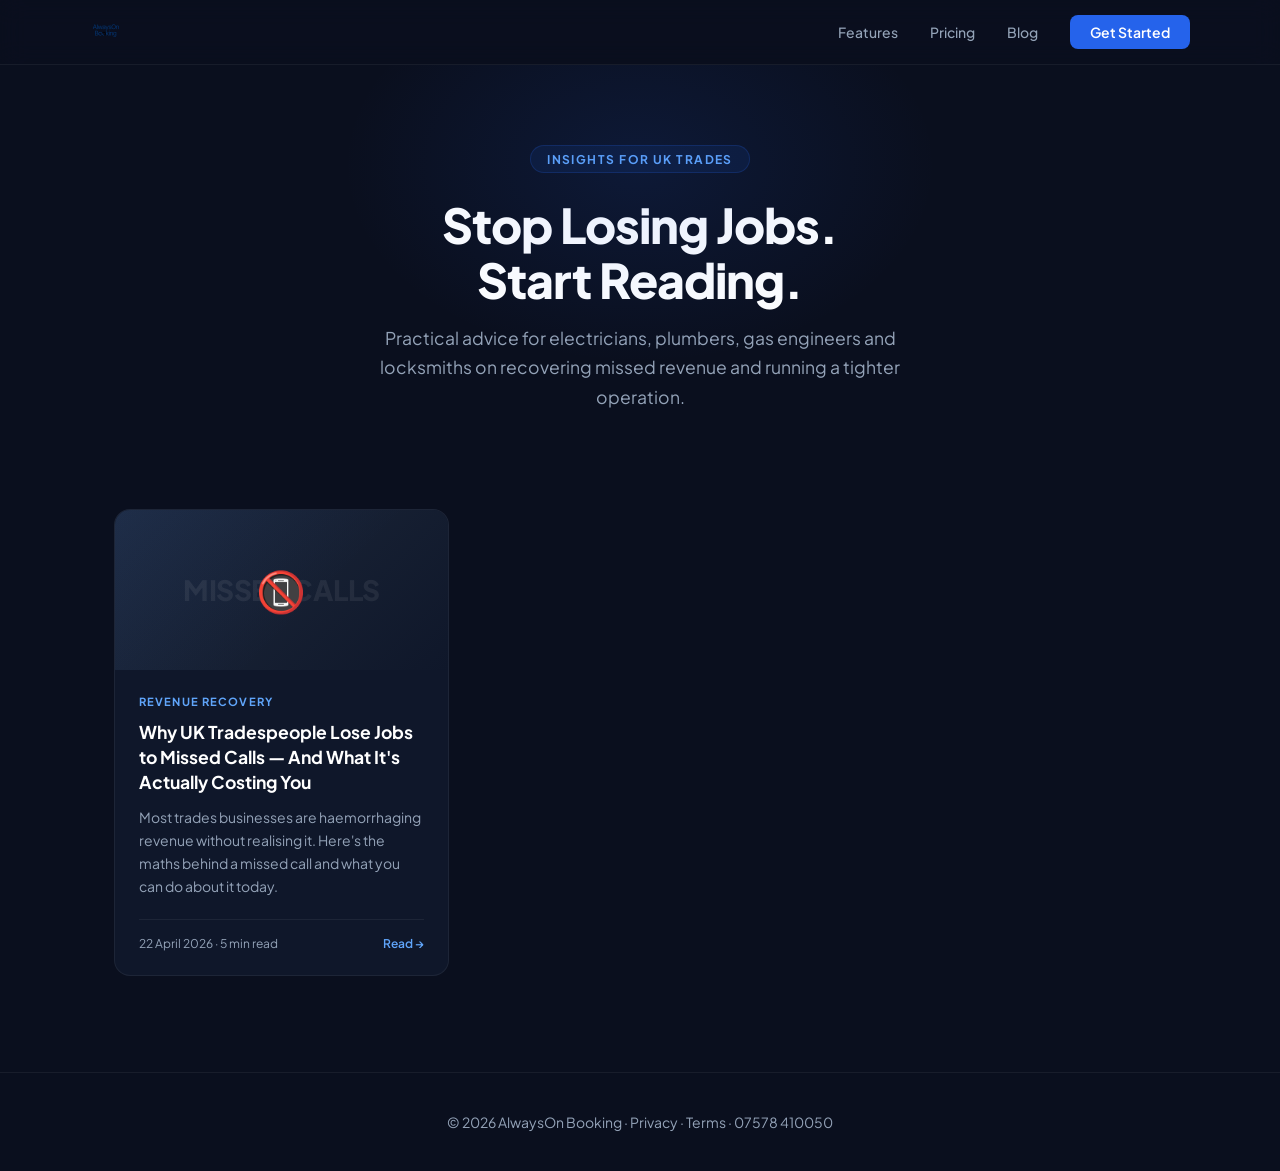
<file: blog/index.html>
<!DOCTYPE html>
<html lang="en">
<head>
  <meta charset="UTF-8" />
  <meta name="viewport" content="width=device-width, initial-scale=1.0" />
  <link rel="icon" type="image/png" href="/1.png" />
  <title>Blog | AlwaysOn Booking</title>
  <meta name="description" content="Insights for UK tradespeople on recovering lost revenue, handling missed calls, and growing your trades business." />
  <link rel="preconnect" href="https://fonts.googleapis.com">
  <link href="https://fonts.googleapis.com/css2?family=Plus+Jakarta+Sans:wght@400;500;600;700;800&display=swap" rel="stylesheet">
  <style>
    *, *::before, *::after { box-sizing: border-box; margin: 0; padding: 0; }
    :root {
      --slate-950: #0a0f1e; --slate-900: #0f172a; --slate-800: #1e293b;
      --slate-700: #334155; --slate-400: #94a3b8; --slate-300: #cbd5e1;
      --white: #ffffff; --blue-600: #2563eb; --blue-400: #60a5fa; --emerald-500: #10b981;
    }
    body { font-family: 'Plus Jakarta Sans', sans-serif; background-color: var(--slate-950); color: var(--white); min-height: 100vh; }
    nav { position: sticky; top: 0; z-index: 50; background: rgba(10,15,30,0.9); backdrop-filter: blur(12px); border-bottom: 1px solid rgba(255,255,255,0.06); padding: 0 1.5rem; }
    .nav-inner { max-width: 1100px; margin: 0 auto; display: flex; align-items: center; justify-content: space-between; height: 64px; }
    .nav-logo img { height: 32px; }
    .nav-links { display: flex; gap: 2rem; align-items: center; }
    .nav-links a { color: var(--slate-400); text-decoration: none; font-size: 0.875rem; font-weight: 500; transition: color 0.2s; }
    .nav-links a:hover { color: var(--white); }
    .nav-cta { background: var(--blue-600); color: var(--white) !important; padding: 0.5rem 1.25rem; border-radius: 8px; font-weight: 600 !important; }
    .nav-cta:hover { background: #1d4ed8; }
    .blog-hero { padding: 5rem 1.5rem 3rem; text-align: center; position: relative; overflow: hidden; }
    .blog-hero::before { content: ''; position: absolute; top: -100px; left: 50%; transform: translateX(-50%); width: 600px; height: 400px; background: radial-gradient(ellipse, rgba(37,99,235,0.12) 0%, transparent 70%); pointer-events: none; }
    .blog-hero-label { display: inline-block; font-size: 0.75rem; font-weight: 700; letter-spacing: 0.12em; text-transform: uppercase; color: var(--blue-400); background: rgba(37,99,235,0.1); border: 1px solid rgba(37,99,235,0.2); padding: 0.35rem 1rem; border-radius: 100px; margin-bottom: 1.5rem; }
    .blog-hero h1 { font-size: clamp(2rem, 5vw, 3rem); font-weight: 800; color: var(--white); line-height: 1.15; margin-bottom: 1rem; letter-spacing: -0.02em; }
    .blog-hero p { color: var(--slate-400); font-size: 1.1rem; max-width: 520px; margin: 0 auto; line-height: 1.7; }
    .posts-section { padding: 3rem 1.5rem 6rem; max-width: 1100px; margin: 0 auto; }
    .posts-grid { display: grid; grid-template-columns: repeat(auto-fill, minmax(320px, 1fr)); gap: 1.5rem; }
    .post-card { background: var(--slate-900); border: 1px solid rgba(255,255,255,0.06); border-radius: 16px; overflow: hidden; text-decoration: none; color: var(--white); transition: transform 0.2s, border-color 0.2s, box-shadow 0.2s; display: block; }
    .post-card:hover { transform: translateY(-3px); border-color: rgba(37,99,235,0.3); box-shadow: 0 20px 40px rgba(0,0,0,0.3); }
    .post-card-banner { background: linear-gradient(135deg, var(--slate-800) 0%, var(--slate-900) 100%); height: 160px; display: flex; align-items: center; justify-content: center; padding: 1.5rem; position: relative; overflow: hidden; }
    .post-card-banner::after { content: ''; position: absolute; inset: 0; background: linear-gradient(135deg, rgba(37,99,235,0.08) 0%, transparent 60%); }
    .post-card-banner-text { font-size: 1.75rem; font-weight: 800; color: rgba(255,255,255,0.07); text-align: center; line-height: 1.2; letter-spacing: -0.02em; position: relative; z-index: 1; }
    .post-card-icon { font-size: 2.5rem; position: absolute; z-index: 2; }
    .post-card-body { padding: 1.5rem; }
    .post-card-tag { font-size: 0.7rem; font-weight: 700; letter-spacing: 0.1em; text-transform: uppercase; color: var(--blue-400); margin-bottom: 0.75rem; }
    .post-card h2 { font-size: 1.1rem; font-weight: 700; line-height: 1.4; margin-bottom: 0.75rem; color: var(--white); }
    .post-card p { font-size: 0.875rem; color: var(--slate-400); line-height: 1.65; margin-bottom: 1.25rem; }
    .post-card-meta { display: flex; align-items: center; justify-content: space-between; font-size: 0.75rem; color: var(--slate-400); border-top: 1px solid rgba(255,255,255,0.06); padding-top: 1rem; }
    .post-card-read { color: var(--blue-400); font-weight: 600; display: flex; align-items: center; gap: 0.25rem; }
    footer { border-top: 1px solid rgba(255,255,255,0.06); padding: 2.5rem 1.5rem; text-align: center; }
    footer p { color: var(--slate-400); font-size: 0.875rem; }
    footer a { color: var(--slate-400); text-decoration: none; }
    footer a:hover { color: var(--white); }
    @media (max-width: 640px) { .nav-links { display: none; } .posts-grid { grid-template-columns: 1fr; } }
  </style>
</head>
<body>
  <nav>
    <div class="nav-inner">
      <a href="/" class="nav-logo"><img src="/2.png" alt="AlwaysOn Booking" /></a>
      <div class="nav-links">
        <a href="/#features">Features</a>
        <a href="/#pricing">Pricing</a>
        <a href="/blog">Blog</a>
        <a href="/#get-started" class="nav-cta">Get Started</a>
      </div>
    </div>
  </nav>
  <section class="blog-hero">
    <div class="blog-hero-label">Insights for UK Trades</div>
    <h1>Stop Losing Jobs.<br>Start Reading.</h1>
    <p>Practical advice for electricians, plumbers, gas engineers and locksmiths on recovering missed revenue and running a tighter operation.</p>
  </section>
  <section class="posts-section">
    <div class="posts-grid">
      <a href="/blog/why-tradespeople-lose-jobs-to-missed-calls.html" class="post-card">
        <div class="post-card-banner">
          <div class="post-card-banner-text">MISSED CALLS</div>
          <span class="post-card-icon">📵</span>
        </div>
        <div class="post-card-body">
          <div class="post-card-tag">Revenue Recovery</div>
          <h2>Why UK Tradespeople Lose Jobs to Missed Calls — And What It's Actually Costing You</h2>
          <p>Most trades businesses are haemorrhaging revenue without realising it. Here's the maths behind a missed call and what you can do about it today.</p>
          <div class="post-card-meta">
            <span>22 April 2026 · 5 min read</span>
            <span class="post-card-read">Read →</span>
          </div>
        </div>
      </a>
    </div>
  </section>
  <footer>
    <p>© 2026 AlwaysOn Booking · <a href="/privacy-policy.html">Privacy</a> · <a href="/terms-of-service.html">Terms</a> · <a href="tel:07578410050">07578 410050</a></p>
  </footer>
</body>
</html>
</file>
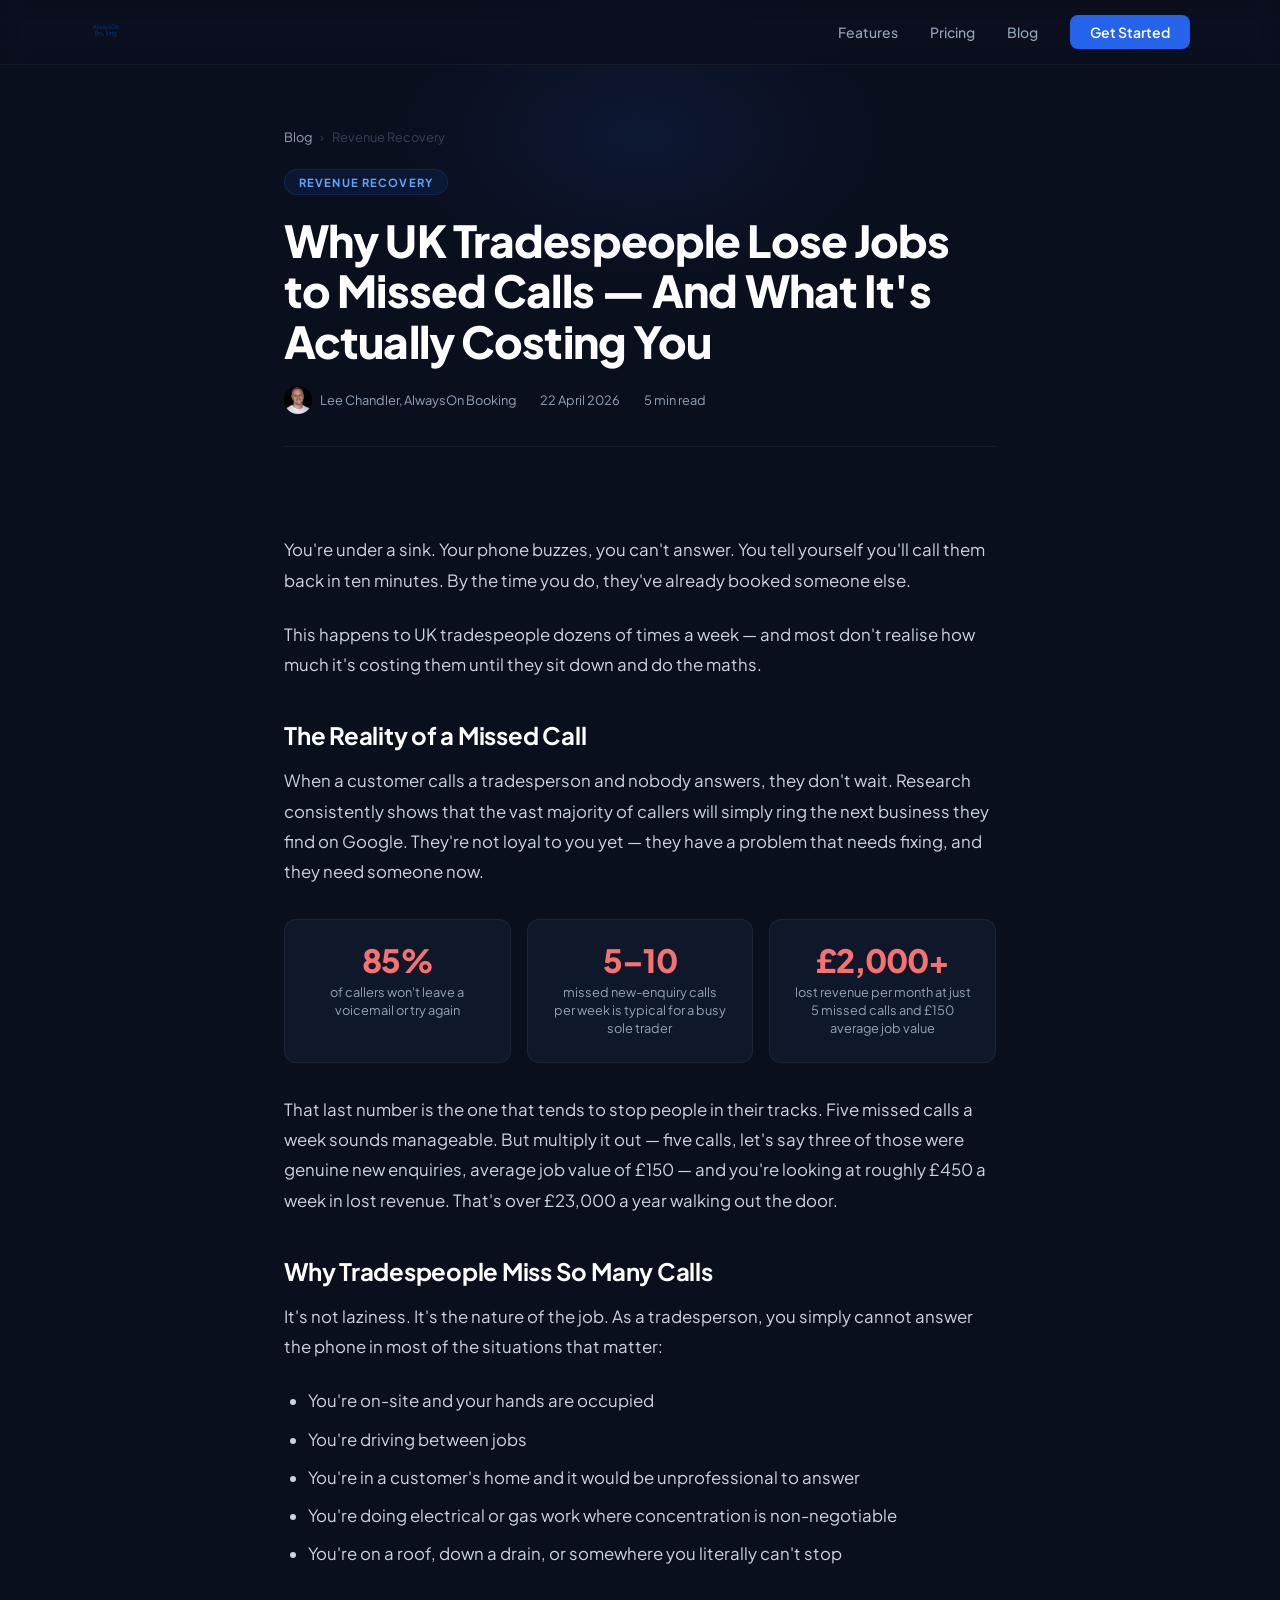
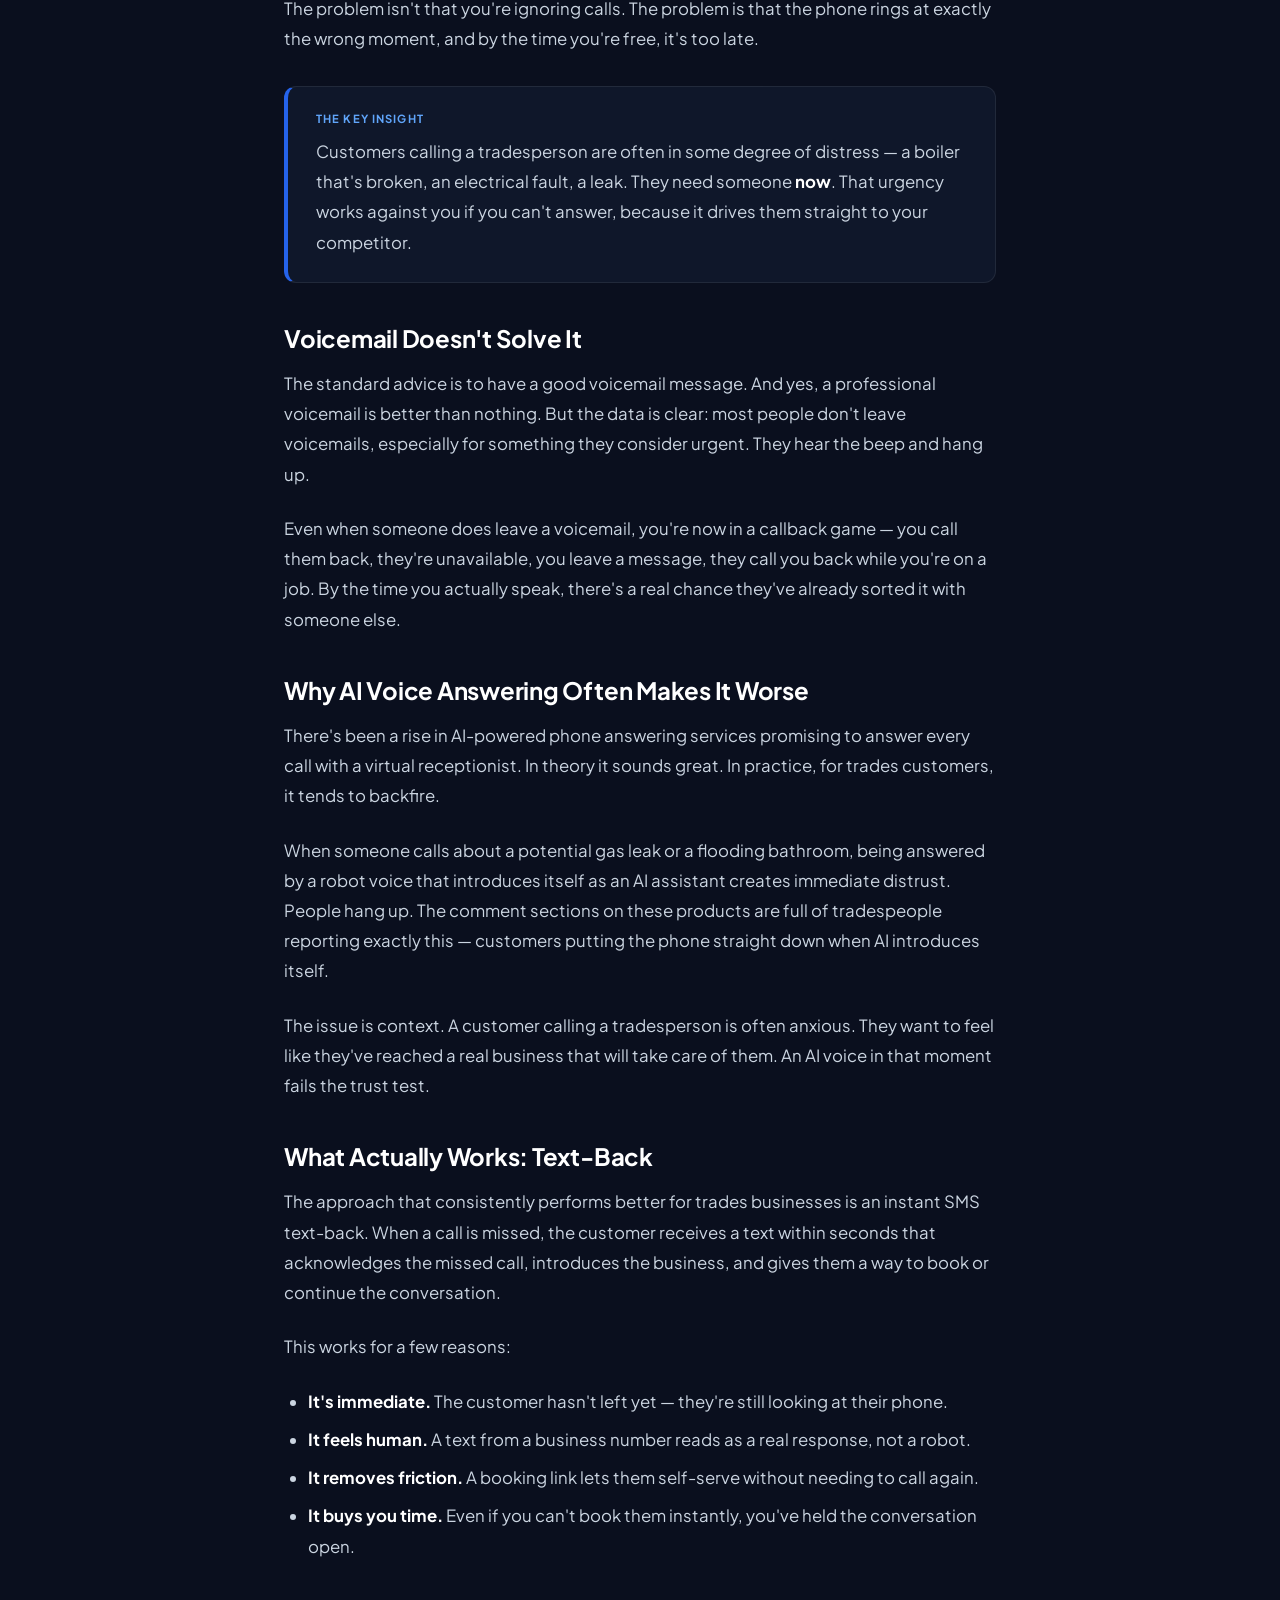
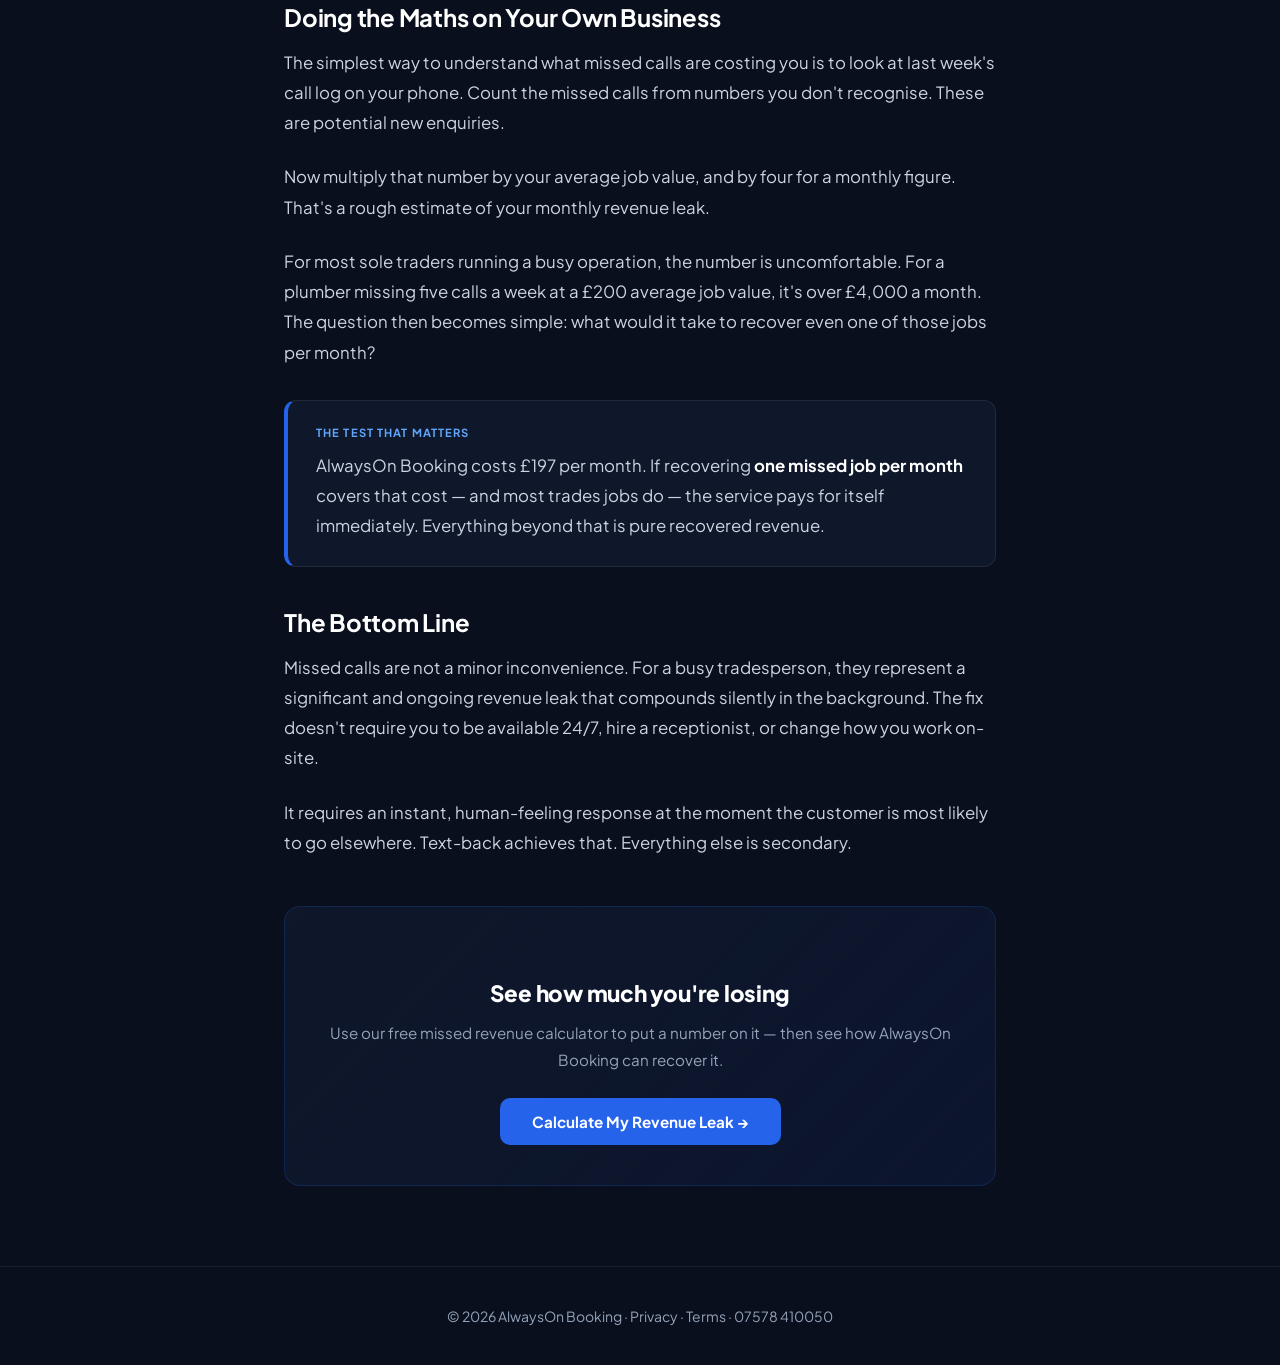
<file: blog/why-tradespeople-lose-jobs-to-missed-calls.html>
<!DOCTYPE html>
<html lang="en">
<head>
  <meta charset="UTF-8" />
  <meta name="viewport" content="width=device-width, initial-scale=1.0" />
  <link rel="icon" type="image/png" href="/1.png" />
  <title>Why UK Tradespeople Lose Jobs to Missed Calls | AlwaysOn Booking</title>
  <meta name="description" content="Most UK tradespeople are losing £2,000–£5,000 a month to missed calls without realising it. Here's the maths and what to do about it." />
  <link rel="preconnect" href="https://fonts.googleapis.com">
  <link href="https://fonts.googleapis.com/css2?family=Plus+Jakarta+Sans:wght@400;500;600;700;800&display=swap" rel="stylesheet">
  <style>
    *, *::before, *::after { box-sizing: border-box; margin: 0; padding: 0; }
    :root {
      --slate-950: #0a0f1e; --slate-900: #0f172a; --slate-800: #1e293b;
      --slate-700: #334155; --slate-400: #94a3b8; --slate-300: #cbd5e1;
      --white: #ffffff; --blue-600: #2563eb; --blue-400: #60a5fa; --emerald-500: #10b981;
    }
    body { font-family: 'Plus Jakarta Sans', sans-serif; background-color: var(--slate-950); color: var(--white); min-height: 100vh; }
    nav { position: sticky; top: 0; z-index: 50; background: rgba(10,15,30,0.9); backdrop-filter: blur(12px); border-bottom: 1px solid rgba(255,255,255,0.06); padding: 0 1.5rem; }
    .nav-inner { max-width: 1100px; margin: 0 auto; display: flex; align-items: center; justify-content: space-between; height: 64px; }
    .nav-logo img { height: 32px; }
    .nav-links { display: flex; gap: 2rem; align-items: center; }
    .nav-links a { color: var(--slate-400); text-decoration: none; font-size: 0.875rem; font-weight: 500; transition: color 0.2s; }
    .nav-links a:hover { color: var(--white); }
    .nav-cta { background: var(--blue-600); color: var(--white) !important; padding: 0.5rem 1.25rem; border-radius: 8px; font-weight: 600 !important; }
    .nav-cta:hover { background: #1d4ed8; }
    .article-header { padding: 4rem 1.5rem 3rem; max-width: 760px; margin: 0 auto; position: relative; }
    .article-header::before { content: ''; position: absolute; top: -80px; left: 50%; transform: translateX(-50%); width: 500px; height: 300px; background: radial-gradient(ellipse, rgba(37,99,235,0.1) 0%, transparent 70%); pointer-events: none; }
    .breadcrumb { display: flex; align-items: center; gap: 0.5rem; font-size: 0.8rem; color: var(--slate-400); margin-bottom: 1.5rem; }
    .breadcrumb a { color: var(--slate-400); text-decoration: none; }
    .breadcrumb a:hover { color: var(--white); }
    .breadcrumb span { color: var(--slate-700); }
    .article-tag { display: inline-block; font-size: 0.7rem; font-weight: 700; letter-spacing: 0.1em; text-transform: uppercase; color: var(--blue-400); background: rgba(37,99,235,0.1); border: 1px solid rgba(37,99,235,0.2); padding: 0.3rem 0.875rem; border-radius: 100px; margin-bottom: 1.25rem; }
    .article-header h1 { font-size: clamp(1.75rem, 4vw, 2.75rem); font-weight: 800; line-height: 1.15; letter-spacing: -0.02em; margin-bottom: 1.25rem; color: var(--white); }
    .article-meta { display: flex; align-items: center; gap: 1.5rem; font-size: 0.8rem; color: var(--slate-400); padding-bottom: 2rem; border-bottom: 1px solid rgba(255,255,255,0.06); flex-wrap: wrap; }
    .article-meta-author { display: flex; align-items: center; gap: 0.5rem; }
    .article-meta-author img { width: 28px; height: 28px; border-radius: 50%; object-fit: cover; }
    .article-body { max-width: 760px; margin: 0 auto; padding: 2.5rem 1.5rem 5rem; }
    .article-body p { color: var(--slate-300); font-size: 1.05rem; line-height: 1.8; margin-bottom: 1.5rem; }
    .article-body h2 { font-size: 1.5rem; font-weight: 700; color: var(--white); margin: 2.5rem 0 1rem; letter-spacing: -0.01em; }
    .article-body h3 { font-size: 1.15rem; font-weight: 700; color: var(--white); margin: 2rem 0 0.75rem; }
    .article-body ul, .article-body ol { padding-left: 1.5rem; margin-bottom: 1.5rem; }
    .article-body li { color: var(--slate-300); font-size: 1.05rem; line-height: 1.8; margin-bottom: 0.5rem; }
    .article-body strong { color: var(--white); font-weight: 700; }
    .callout { background: var(--slate-900); border: 1px solid rgba(255,255,255,0.08); border-left: 4px solid var(--blue-600); border-radius: 12px; padding: 1.5rem 1.75rem; margin: 2rem 0; }
    .callout p { margin-bottom: 0; }
    .callout-label { font-size: 0.7rem; font-weight: 700; letter-spacing: 0.1em; text-transform: uppercase; color: var(--blue-400); margin-bottom: 0.75rem; }
    .stat-grid { display: grid; grid-template-columns: repeat(auto-fit, minmax(180px, 1fr)); gap: 1rem; margin: 2rem 0; }
    .stat-box { background: var(--slate-900); border: 1px solid rgba(255,255,255,0.06); border-radius: 12px; padding: 1.5rem; text-align: center; }
    .stat-box .stat-number { font-size: 2rem; font-weight: 800; color: var(--white); letter-spacing: -0.03em; line-height: 1; margin-bottom: 0.5rem; }
    .stat-box .stat-number.red { color: #f87171; }
    .stat-box .stat-label { font-size: 0.8rem; color: var(--slate-400); line-height: 1.4; }
    .article-cta { background: linear-gradient(135deg, var(--slate-900) 0%, rgba(37,99,235,0.08) 100%); border: 1px solid rgba(37,99,235,0.2); border-radius: 16px; padding: 2.5rem; text-align: center; margin-top: 3rem; }
    .article-cta h3 { font-size: 1.4rem; font-weight: 800; margin-bottom: 0.75rem; letter-spacing: -0.01em; }
    .article-cta p { color: var(--slate-400); margin-bottom: 1.5rem; font-size: 0.95rem; }
    .cta-btn { display: inline-block; background: var(--blue-600); color: var(--white); text-decoration: none; padding: 0.875rem 2rem; border-radius: 10px; font-weight: 700; font-size: 0.95rem; transition: background 0.2s, transform 0.2s; }
    .cta-btn:hover { background: #1d4ed8; transform: translateY(-1px); }
    footer { border-top: 1px solid rgba(255,255,255,0.06); padding: 2.5rem 1.5rem; text-align: center; }
    footer p { color: var(--slate-400); font-size: 0.875rem; }
    footer a { color: var(--slate-400); text-decoration: none; }
    footer a:hover { color: var(--white); }
    @media (max-width: 640px) { .nav-links { display: none; } .stat-grid { grid-template-columns: 1fr 1fr; } }
  </style>
</head>
<body>
  <nav>
    <div class="nav-inner">
      <a href="/" class="nav-logo"><img src="/2.png" alt="AlwaysOn Booking" /></a>
      <div class="nav-links">
        <a href="/#features">Features</a>
        <a href="/#pricing">Pricing</a>
        <a href="/blog">Blog</a>
        <a href="/#get-started" class="nav-cta">Get Started</a>
      </div>
    </div>
  </nav>
  <header class="article-header">
    <div class="breadcrumb">
      <a href="/blog">Blog</a>
      <span>›</span>
      <span>Revenue Recovery</span>
    </div>
    <div class="article-tag">Revenue Recovery</div>
    <h1>Why UK Tradespeople Lose Jobs to Missed Calls — And What It's Actually Costing You</h1>
    <div class="article-meta">
      <div class="article-meta-author">
        <img src="/lee.jpg" alt="Lee" />
        <span>Lee Chandler, AlwaysOn Booking</span>
      </div>
      <span>22 April 2026</span>
      <span>5 min read</span>
    </div>
  </header>
  <article class="article-body">
    <p>You're under a sink. Your phone buzzes, you can't answer. You tell yourself you'll call them back in ten minutes. By the time you do, they've already booked someone else.</p>
    <p>This happens to UK tradespeople dozens of times a week — and most don't realise how much it's costing them until they sit down and do the maths.</p>
    <h2>The Reality of a Missed Call</h2>
    <p>When a customer calls a tradesperson and nobody answers, they don't wait. Research consistently shows that the vast majority of callers will simply ring the next business they find on Google. They're not loyal to you yet — they have a problem that needs fixing, and they need someone now.</p>
    <div class="stat-grid">
      <div class="stat-box"><div class="stat-number red">85%</div><div class="stat-label">of callers won't leave a voicemail or try again</div></div>
      <div class="stat-box"><div class="stat-number red">5–10</div><div class="stat-label">missed new-enquiry calls per week is typical for a busy sole trader</div></div>
      <div class="stat-box"><div class="stat-number red">£2,000+</div><div class="stat-label">lost revenue per month at just 5 missed calls and £150 average job value</div></div>
    </div>
    <p>That last number is the one that tends to stop people in their tracks. Five missed calls a week sounds manageable. But multiply it out — five calls, let's say three of those were genuine new enquiries, average job value of £150 — and you're looking at roughly £450 a week in lost revenue. That's over £23,000 a year walking out the door.</p>
    <h2>Why Tradespeople Miss So Many Calls</h2>
    <p>It's not laziness. It's the nature of the job. As a tradesperson, you simply cannot answer the phone in most of the situations that matter:</p>
    <ul>
      <li>You're on-site and your hands are occupied</li>
      <li>You're driving between jobs</li>
      <li>You're in a customer's home and it would be unprofessional to answer</li>
      <li>You're doing electrical or gas work where concentration is non-negotiable</li>
      <li>You're on a roof, down a drain, or somewhere you literally can't stop</li>
    </ul>
    <p>The problem isn't that you're ignoring calls. The problem is that the phone rings at exactly the wrong moment, and by the time you're free, it's too late.</p>
    <div class="callout">
      <div class="callout-label">The key insight</div>
      <p>Customers calling a tradesperson are often in some degree of distress — a boiler that's broken, an electrical fault, a leak. They need someone <strong>now</strong>. That urgency works against you if you can't answer, because it drives them straight to your competitor.</p>
    </div>
    <h2>Voicemail Doesn't Solve It</h2>
    <p>The standard advice is to have a good voicemail message. And yes, a professional voicemail is better than nothing. But the data is clear: most people don't leave voicemails, especially for something they consider urgent. They hear the beep and hang up.</p>
    <p>Even when someone does leave a voicemail, you're now in a callback game — you call them back, they're unavailable, you leave a message, they call you back while you're on a job. By the time you actually speak, there's a real chance they've already sorted it with someone else.</p>
    <h2>Why AI Voice Answering Often Makes It Worse</h2>
    <p>There's been a rise in AI-powered phone answering services promising to answer every call with a virtual receptionist. In theory it sounds great. In practice, for trades customers, it tends to backfire.</p>
    <p>When someone calls about a potential gas leak or a flooding bathroom, being answered by a robot voice that introduces itself as an AI assistant creates immediate distrust. People hang up. The comment sections on these products are full of tradespeople reporting exactly this — customers putting the phone straight down when AI introduces itself.</p>
    <p>The issue is context. A customer calling a tradesperson is often anxious. They want to feel like they've reached a real business that will take care of them. An AI voice in that moment fails the trust test.</p>
    <h2>What Actually Works: Text-Back</h2>
    <p>The approach that consistently performs better for trades businesses is an instant SMS text-back. When a call is missed, the customer receives a text within seconds that acknowledges the missed call, introduces the business, and gives them a way to book or continue the conversation.</p>
    <p>This works for a few reasons:</p>
    <ul>
      <li><strong>It's immediate.</strong> The customer hasn't left yet — they're still looking at their phone.</li>
      <li><strong>It feels human.</strong> A text from a business number reads as a real response, not a robot.</li>
      <li><strong>It removes friction.</strong> A booking link lets them self-serve without needing to call again.</li>
      <li><strong>It buys you time.</strong> Even if you can't book them instantly, you've held the conversation open.</li>
    </ul>
    <h2>Doing the Maths on Your Own Business</h2>
    <p>The simplest way to understand what missed calls are costing you is to look at last week's call log on your phone. Count the missed calls from numbers you don't recognise. These are potential new enquiries.</p>
    <p>Now multiply that number by your average job value, and by four for a monthly figure. That's a rough estimate of your monthly revenue leak.</p>
    <p>For most sole traders running a busy operation, the number is uncomfortable. For a plumber missing five calls a week at a £200 average job value, it's over £4,000 a month. The question then becomes simple: what would it take to recover even one of those jobs per month?</p>
    <div class="callout">
      <div class="callout-label">The test that matters</div>
      <p>AlwaysOn Booking costs £197 per month. If recovering <strong>one missed job per month</strong> covers that cost — and most trades jobs do — the service pays for itself immediately. Everything beyond that is pure recovered revenue.</p>
    </div>
    <h2>The Bottom Line</h2>
    <p>Missed calls are not a minor inconvenience. For a busy tradesperson, they represent a significant and ongoing revenue leak that compounds silently in the background. The fix doesn't require you to be available 24/7, hire a receptionist, or change how you work on-site.</p>
    <p>It requires an instant, human-feeling response at the moment the customer is most likely to go elsewhere. Text-back achieves that. Everything else is secondary.</p>
    <div class="article-cta">
      <h3>See how much you're losing</h3>
      <p>Use our free missed revenue calculator to put a number on it — then see how AlwaysOn Booking can recover it.</p>
      <a href="/#calculator" class="cta-btn">Calculate My Revenue Leak →</a>
    </div>
  </article>
  <footer>
    <p>© 2026 AlwaysOn Booking · <a href="/privacy-policy.html">Privacy</a> · <a href="/terms-of-service.html">Terms</a> · <a href="tel:07578410050">07578 410050</a></p>
  </footer>
</body>
</html>
</file>
